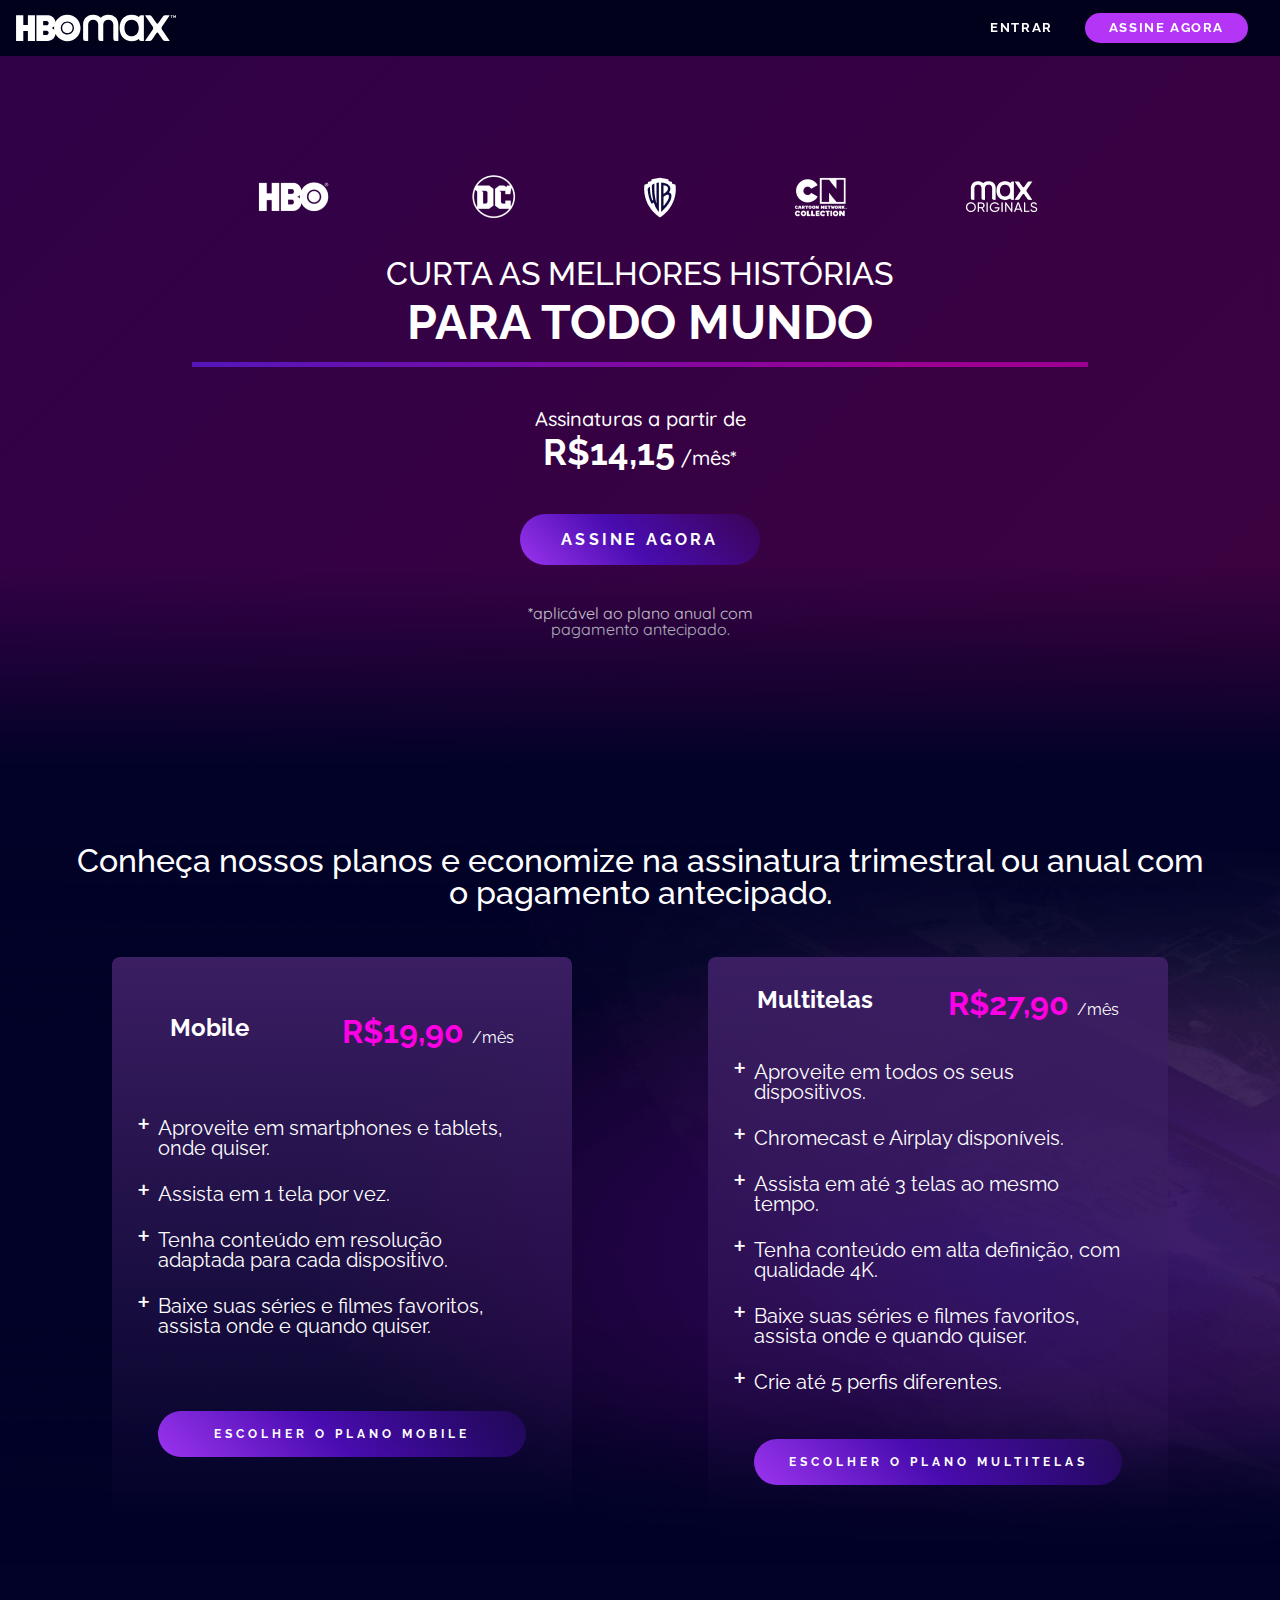
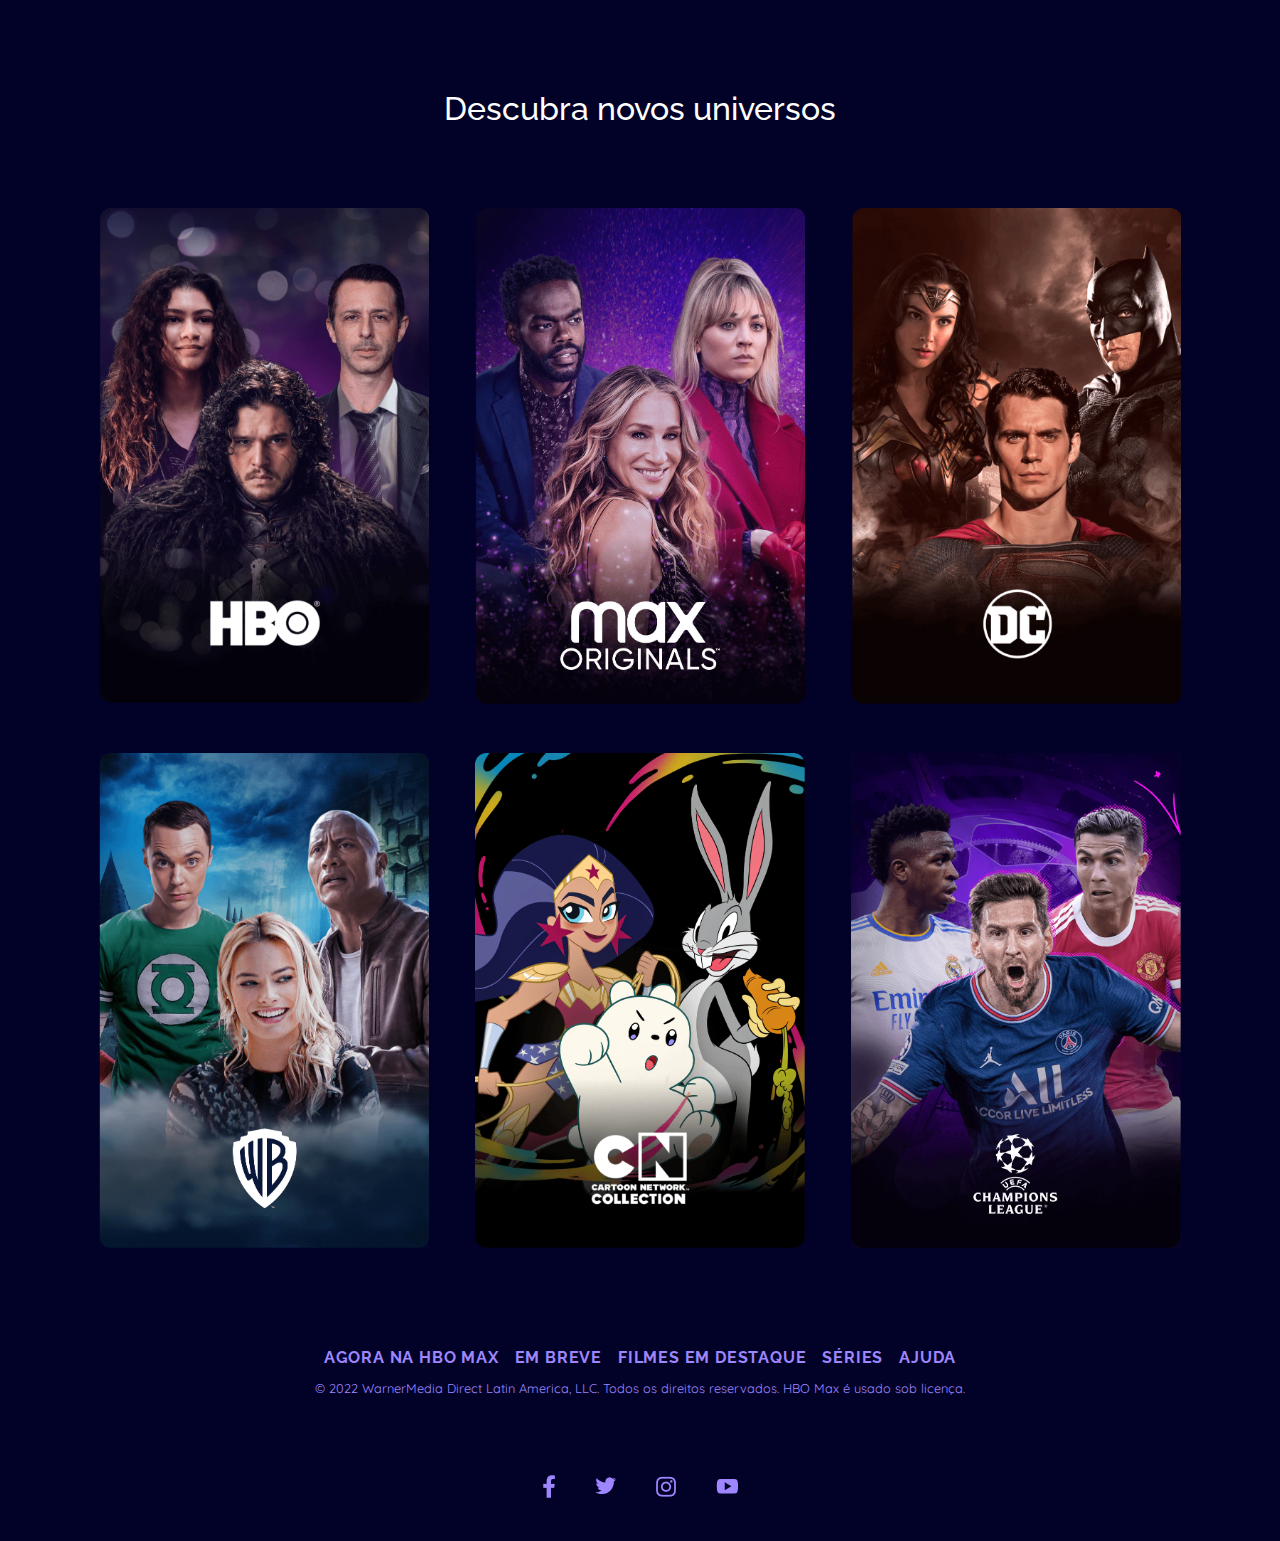
<file: index.html>
<!DOCTYPE html>
<html lang="pt-br">
<head>
    <meta charset="UTF-8">
    <meta name="viewport" content="width=device-width, initial-scale=1.0">
    <meta name="author" content="Natalia Julia Curti">
    <meta name="description" content="Projeto clone da HBO Max, feito para finalizar a trilha de CSS da DIO">
    <meta name="keywords" content="Clone HBO Max, CSS, Flexbox, Grid Layout, Animações CSS">
    <link rel="stylesheet" href="assets/styles/style.css">
    <title>HBO Max</title>
</head>
<body>
    <header class="header">
        <img src="assets/images/hbo-logo.svg" alt="Logo da HBO Max">
        <div class="header__links">
            <a href="singIn.html" class="header__signin">Entrar</a>
            <a href="#plans" class="header__signnow">Assine agora</a>
        </div>
    </header>
    <main>
        <section class="content">
            <div class="content__container">
                <div class="content__logos">
                    <img src="assets/images/hbo.png" alt="Logo HBO">
                    <img src="assets/images/dc.png" alt="Logo da DC">
                    <img src="assets/images/wb.png" alt="Logo da Warner Bros">
                    <img src="assets/images/cartoon-network_neutral.png" alt="Logo Cartoon Network">
                    <img src="assets/images/max_originals.png" alt="Logo Max Originals">
                </div>
                <h1 class="content__title">Curta as melhores histórias</h1>
                <h1 class="content__strong"><strong>para todo mundo</strong></h1>
                <div class="content__bar"></div>
                <p class="content__subtitle">Assinaturas a partir de <strong>R$14,15</strong> /mês*</p>
                <button type="button" class="content__btn">Assine agora</button>
                <p class="content__text">*aplicável ao plano anual com pagamento antecipado.</p>
            </div>
        </section>

        <section class="cards" id="plans">
            <div class="cards__container">
                <h2 class="cards__title">Conheça nossos planos e economize na assinatura trimestral ou anual com o pagamento antecipado.</h2>
                <div class="cards__content">
                    <div class="cards__plans">
                        <div class="cards__plans__title">
                            <h3>Mobile</h3>
                            <p><span class="cards__price">R$19,90</span>/mês</p>
                        </div>
                        <ul>
                            <li>Aproveite em smartphones e tablets, onde quiser.</li>
                            <li>Assista em 1 tela por vez.</li>
                            <li>Tenha conteúdo em resolução adaptada para cada dispositivo.</li>
                            <li>Baixe suas séries e filmes favoritos, assista onde e quando quiser.</li>
                        </ul>
                        <button type="button" class="cards__btn">Escolher o plano mobile</button>
                    </div>
                    <div class="cards__plans">
                        <div class="cards__plans__title">
                            <h3>Multitelas</h3>
                            <p><span class="cards__price">R$27,90</span>/mês</p>
                        </div>
                        <ul>
                            <li>Aproveite em todos os seus dispositivos.</li>
                            <li>Chromecast e Airplay disponíveis.</li>
                            <li>Assista em até 3 telas ao mesmo tempo.</li>
                            <li>Tenha conteúdo em alta definição, com qualidade 4K.</li>
                            <li>Baixe suas séries e filmes favoritos, assista onde e quando quiser.</li>
                            <li>Crie até 5 perfis diferentes.</li>
                        </ul>
                        <button type="button" class="cards__btn">Escolher o plano multitelas</button>
                    </div>
                </div>
            </div>
        </section>

        <section class="posters">
            <h3>Descubra novos universos</h3>
            <div class="posters__container">
                <div class="posters__img">
                    <img src="assets/images/hbo-default_0.webp" alt="Poster com atores da HBO">
                </div>
                <div class="posters__img">
                    <img src="assets/images/MAX-Default.webp" alt="Poster com atores da Max Orginals">
                </div>
                <div class="posters__img">
                    <img src="assets/images/DC_Default.webp" alt="Poster com atores da DC">
                </div>
                <div class="posters__img">
                    <img src="assets/images/WB-Default.webp" alt="Poster com atores da Warner Bros">
                </div>
                <div class="posters__img">
                    <img src="assets/images/CN-Default.webp" alt="Poster com personagens de desenhos do Cartoon Network">
                </div>
                <div class="posters__img">
                    <img src="assets/images/UCL-Default.webp" alt="Poster com jogadores da Champions League">
                </div>
            </div>
        </section>
    </main>

    <footer class="footer">
        <nav class="footer__menu">
            <ul>
                <li><a href="https://www.hbomax.com/br/pt/sitemap">Agora na HBO Max</a></li>
                <li><a href="https://www.hbomax.com/br/pt/coming-soon">Em breve</a></li>
                <li><a href="https://www.hbomax.com/br/pt/feature">Filmes em destaque</a></li>
                <li><a href="https://www.hbomax.com/br/pt/series">Séries</a></li>
                <li><a href="https://help.hbomax.com/br">Ajuda</a></li>
            </ul>
        </nav>
        <p class="footer__text">© 2022 WarnerMedia Direct Latin America, LLC. Todos os direitos reservados. HBO Max é usado sob licença.</p>

        <div class="footer__socials">
            <a href="https://www.facebook.com/HBOMaxBr/">
                <img src="assets/images/fb_0.png" alt="Logotipo Facebook">
            </a>
            <a href="https://twitter.com/HBOMaxBR">
                <img src="assets/images/twitter_0.png" alt="Logotipo Twitter">
            </a>
            <a href="https://www.instagram.com/hbomaxbr/">
                <img src="assets/images/instagram_0.png" alt="Logotipo Instagram">
            </a>
            <a href="https://www.youtube.com/c/hbomaxbr">
                <img src="assets/images/youtube_0.png" alt="Logotipo Youtube">
            </a>
        </div>
    </footer>
    
</body>
</html>
</file>
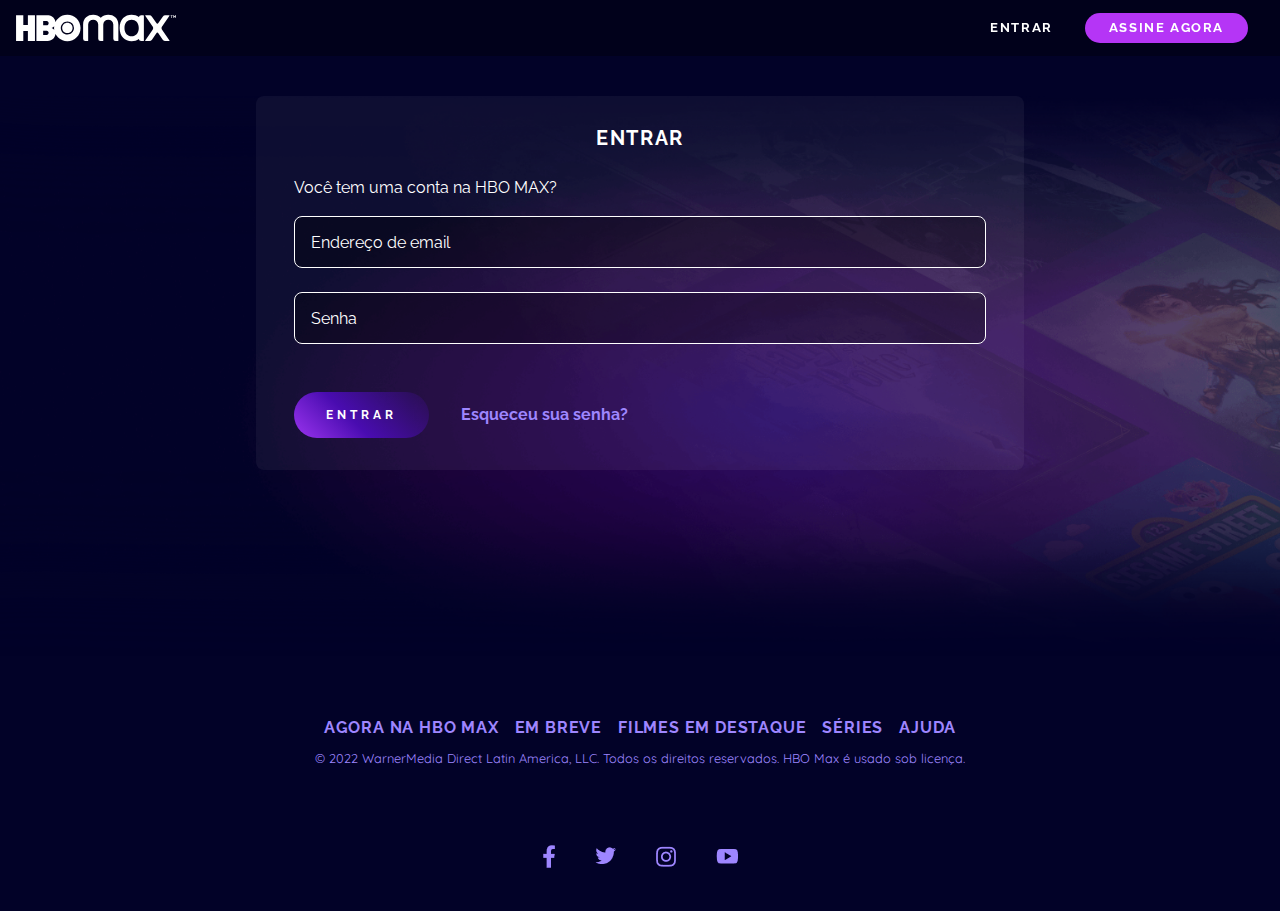
<file: singIn.html>
<!DOCTYPE html>
<html lang="pt-br">
<head>
    <meta charset="UTF-8">
    <meta name="viewport" content="width=device-width, initial-scale=1.0">
    <meta name="author" content="Natalia Julia Curti">
    <meta name="description" content="Projeto clone da HBO Max, feito para finalizar a trilha de CSS da DIO">
    <meta name="keywords" content="Clone HBO Max, CSS, Flexbox, Grid Layout, Animações CSS">
    <link rel="stylesheet" href="assets/styles/style.css">
    <title>Entrar | HBO Max</title>
</head>
<body>
    <header class="header">
        <img src="assets/images/hbo-logo.svg" alt="Logo da HBO Max">
        <div class="header__links">
            <a href="singIn.html" class="header__signin">Entrar</a>
            <a href="#plans" class="header__signnow">Assine agora</a>
        </div>
    </header>

    <main>
        <section class="signin">
            <div class="signin__container">
                <h1 class="signin__title">Entrar</h1>
                <div class="signin__form">
                    <p class="signin__text">Você tem uma conta na HBO MAX?</p>
                    <form action="#" method="POST" name="formulario-entrada">
                        <input type="email" name="email" class="signin__email" placeholder="Endereço de email">
                        <input type="password" minlength="8" name="password" class="signin__pass" placeholder="Senha">
                    </form>
                    <div class="signin__btn">
                        <button type="submit">Entrar</button>
                        <a href="#">Esqueceu sua senha?</a>
                    </div>
                </div>
            </div>
        </section>
    </main>

    <footer class="footer">
        <nav class="footer__menu">
            <ul>
                <li><a href="https://www.hbomax.com/br/pt/sitemap">Agora na HBO Max</a></li>
                <li><a href="https://www.hbomax.com/br/pt/coming-soon">Em breve</a></li>
                <li><a href="https://www.hbomax.com/br/pt/feature">Filmes em destaque</a></li>
                <li><a href="https://www.hbomax.com/br/pt/series">Séries</a></li>
                <li><a href="https://help.hbomax.com/br">Ajuda</a></li>
            </ul>
        </nav>
        <p class="footer__text">© 2022 WarnerMedia Direct Latin America, LLC. Todos os direitos reservados. HBO Max é usado sob licença.</p>

        <div class="footer__socials">
            <a href="https://www.facebook.com/HBOMaxBr/">
                <img src="assets/images/fb_0.png" alt="Logotipo Facebook">
            </a>
            <a href="https://twitter.com/HBOMaxBR">
                <img src="assets/images/twitter_0.png" alt="Logotipo Twitter">
            </a>
            <a href="https://www.instagram.com/hbomaxbr/">
                <img src="assets/images/instagram_0.png" alt="Logotipo Instagram">
            </a>
            <a href="https://www.youtube.com/c/hbomaxbr">
                <img src="assets/images/youtube_0.png" alt="Logotipo Youtube">
            </a>
        </div>
    </footer>
    
</body>
</html>
</file>
<file: assets/styles/style.css>
@import url(reset.css);
@import url("https://fonts.googleapis.com/css2?family=Raleway:wght@300;400;500;600;700&display=swap");
@import url("https://fonts.googleapis.com/css2?family=Quicksand:wght@300;400;700&display=swap");

:root{
    --primary-color: #020228;
    --secondary-color: #ff00e5;
    --tertiary-color: #b535f6;
    --white: #fff;
    --divider-bg-color: linear-gradient(90deg, #5516ba, rgba(255, 0, 229, 0.5) 80%);
    --btn-bg-color-gradient: linear-gradient(45deg, #9b34ef 0%, #490cb0 20%, transparent 50%);
    --card-bg-color: linear-gradient(0deg, transparent, #3b1e63);
    --link-color: #9e86ff;
    scroll-behavior: smooth;
}

@keyframes bg-gradient{
    0%{
        background-position: 0% 50%;
    }

    50%{
        background-position: 100% 50%;
    }

    100%{
        background-position: 0% 50%;
    }
}

@keyframes wiggle{
    0%{
        transform: rotate(0);
    }

    15%{
        transform: rotate(-15deg);
    }
    20%{
        transform: rotate(10deg);
    }
    25%{
        transform: rotate(-10deg);
    }
    30%{
        transform: rotate(10deg);
    }
    35%{
        transform: rotate(-10deg);
    }
    40%, 100%{
        transform: rotate(0);
    }
}

body{
    background-color: #020228;
}

::-webkit-scrollbar {
    width: 8px;
}
  
::-webkit-scrollbar-thumb {
    background: var(--tertiary-color);
    border-radius: 10px;
}
  
::-webkit-scrollbar-thumb:hover {
    background: var(--secondary-color);
}  

.header{
    height: 3.5rem;
    width: 100%;
    background-color: rgba(0, 0, 0, 0.3);
    position: fixed;
    top: 0;
    display: flex;
    flex-flow: row wrap;
    justify-content: space-between;
    z-index: 1;
}

.header img{
    width: 10rem;
    margin: 0.3rem 1rem;
}

.header__links{
    display: flex;
    align-items: center;
    gap: 2rem;
    margin: 0.5rem 2rem 0.5rem 0;
}

.header__signin{
    font-family: 'Raleway', sans-serif;
    font-weight: 700;
    color: var(--white);
    text-transform: uppercase;
    text-decoration: none;
    font-size: 0.8rem;
    letter-spacing: 0.1rem;
}

.header__signnow{
    font-family: 'Raleway', sans-serif;
    font-weight: 700;
    color: var(--white);
    text-transform: uppercase;
    text-decoration: none;
    font-size: 0.8rem;
    letter-spacing: 0.1rem;
    background-color: var(--tertiary-color);
    border-radius: 2rem;
    padding: 0.55rem 1.5rem;
    transition: background-color 1s, color 1s;
}

.header__signnow:hover{
    background-color: var(--white);
    color: var(--primary-color);
}

.content{
    margin-top: 3.5rem;
    padding-top: 4.5rem;
    padding-bottom: 3rem;
    background: linear-gradient(-45deg, #020228, #42023c, #300147);
    background-size: 400%;
    animation: bg-gradient 5s ease infinite alternate;
    position: relative;
}

.content::after{
    content: "";
    width: 100%;
    height: 200px;
    position: absolute;
    bottom: 0;
    background: linear-gradient(0deg, var(--primary-color), transparent);
}

.content__container{
    margin: 2.5rem auto;
    width: 70%;
    display: flex;
    flex-direction: column;   
}

.content__logos{
    display: flex;
    justify-content: space-around;
    flex-flow: row wrap;
    align-items: center;
}

.content__title, .content__strong{
    text-transform: uppercase;
    font-family: 'Raleway', sans-serif;
    font-weight: 500;
    font-size: 2rem;
    width: 90%;
    text-align: center;
    color: var(--white);
    margin: 0 auto 0.5rem;
}

.content__title{
    margin-top: 2rem;
}

.content__strong{
    font-weight: 700;
    font-size: 3rem;
    margin-bottom: 1rem;
}

.content__bar{
    height: 0.3rem;
    background-image: var(--divider-bg-color);
}

.content__subtitle{
    font-family:'Quicksand', sans-serif;
    font-weight: 500;
    color: var(--white);
    text-align: center;
    font-size: 1.25rem;
    width: 15rem;
    margin: 2.5rem auto;
    line-height: 1.2;
}

.content__subtitle strong{
    font-family:'Raleway', sans-serif;
    font-weight: 700;
    font-size: 2.25rem;
}

.content__btn{
    font-family:'Raleway', sans-serif;
    font-weight: 700;
    font-size: 1rem;
    letter-spacing: 0.2rem;
    text-transform: uppercase;
    color: var(--white);
    width: 15rem;
    border: none;
    outline: 0.15rem solid transparent;
    border-radius: 5rem;
    margin: 0 auto;
    padding: 1rem 1.5rem;
    background: var(--btn-bg-color-gradient);
    background-size: 250%;
    animation: wiggle 2.2s linear infinite;
    transition: background 1.5s, outline 1s;
}

.content__btn:hover{
    cursor: pointer;
    background-color: transparent;
    background-position: 100%;
    outline: 0.15rem solid var(--secondary-color);
}

.content__text{
    font-family:'Quicksand', sans-serif;
    font-weight: 400;
    font-size: 1rem;
    color: var(--white);
    width: 15rem;
    text-align: center;
    margin: 2.5rem auto;
}

.cards{
    background-image: url(../images/background-movies-series.png);
    background-size: cover;
    position: relative;
    scroll-margin-top: 7rem;
    margin-top: 5rem;
}

.cards__container{
    position: relative;
    margin: 0 auto;
    width: 90%;
}

.cards__title{
    font-family: 'Raleway', sans-serif;
    color: var(--white);
    font-size: 2rem;
    font-weight: 500;
    text-align: center;
}

.cards__content{
    display: flex;
    justify-content: space-around;
    align-items: center;
    gap: 2.5rem;
    perspective: 2000px;
    perspective-origin: top;
}

.cards__plans{
    display: flex;
    flex-direction: column;
    justify-content: space-evenly;
    align-items: center;
    margin: 3rem;
    background: var(--card-bg-color);
    border-radius: 0.5rem;
    min-height: 35rem;
    width: 90%;
    font-family: 'Raleway', sans-serif;
    color: var(--white);
    transition: transform 1s ease-in-out;
}

.cards__content:has(.cards__plans:nth-child(1):hover) .cards__plans:nth-child(2){
    transform: rotateY(-45deg);
}

.cards__content:has(.cards__plans:nth-child(2):hover) .cards__plans:nth-child(1){
    transform: rotateY(45deg);
}

.cards__plans__title{
    display: flex;
    justify-content: space-around;
    width: 95%;
}

.cards__plans__title h3{
    font-size: 1.5rem;
    font-weight: 700;
}

.cards__price{
    color: var(--secondary-color);
    font-size: 2rem;
    font-weight: 700; 
    margin-right: 0.5rem;
}

.cards__plans ul{
    font-size: 1.25rem;
    width: 80%;
    height: 60%;
}

.cards__plans li{
    margin-bottom: 1rem;
}

.cards__plans li::marker{
    content: "+";
    font-size: 2rem;
    letter-spacing: 0.5rem;
}

.cards__btn{
    font-family: 'Raleway', sans-serif;
    font-weight: 700;
    letter-spacing: 0.25rem;
    color: var(--white);
    text-transform: uppercase;
    font-size: 0.75rem;
    border: none;
    outline: 0.15rem solid transparent;
    border-radius: 5rem;
    background: var(--btn-bg-color-gradient);
    background-size: 250%;
    width: 80%;
    padding: 1rem;
    transition: background 1.5s, outline 1s, transform 1s;
}

.cards__btn:hover{
    cursor: pointer;
    background-color: transparent;
    background-position: 100%;
    outline: 0.15rem solid var(--secondary-color);
    transform: scale(1.05);
}

.posters{
    margin-top: 8rem;
}

.posters h3{
    font-family: 'Raleway', sans-serif;
    color: var(--white);
    font-size: 2rem;
    font-weight: 500;
    text-align: center;
    margin-bottom: 3rem;
}

.posters__container{
    display: grid;
    grid-template-columns: repeat(3, 1fr);
    gap: 2.5rem;
    margin: 0 auto;
    padding: 2rem;
    width: 85%;
    justify-items: center;
}

.posters__img{
    border-radius: 1rem; 
    background-repeat: no-repeat;
    background-size: cover;
    background-position: center;
    border: 3px solid transparent;  
    transition: border 0.5s, transform 1s, background 1s; 
}

.posters__img img{
    width: 100%;
    object-fit: cover;
    object-position: center;
    transition: opacity 2s;
}

.posters__img:hover.posters__img img{
    opacity: 0;
} 

.posters__img:hover{
    border: 3px solid var(--tertiary-color);
    transform: scale(1.05);
}

.posters__img:nth-child(1):hover{
    background-image: url("../images/hbo-hover_0.webp");
}

.posters__img:nth-child(2):hover{
    background-image: url("../images/MAX-Hover.webp");
}

.posters__img:nth-child(3):hover{
    background-image: url("../images/DC-Hover.webp");
}

.posters__img:nth-child(4):hover{
    background-image: url("../images/WB-Hover.webp");
}

.posters__img:nth-child(5):hover{
    background-image: url("../images/CN-Hover.png");
}

.posters__img:nth-child(6):hover{
    background-image: url("../images/UCL-Hover.webp");
}

.footer__menu{
    width: 80%;
    margin: 4rem auto 0;
    text-align: center;
}

.footer__menu ul{
    display: flex;
    justify-content: center;
    flex-flow: row wrap;
    gap: 1rem;
}

.footer__menu a{
    font-family: 'Raleway', sans-serif;
    font-weight: 700;
    font-size: 1rem;
    text-decoration: none;
    text-transform: uppercase;
    color: var(--link-color);
    letter-spacing: 0.05rem;
    transition: color 1s;
}

.footer__menu a:hover{
    color: var(--white);
}

.footer__text{
    font-family: 'Quicksand', sans-serif;
    color: var(--link-color);
    font-size: 0.8rem;
    text-align: center;
    margin-top: 1rem;
}

.footer__socials{
    display: flex;
    justify-content: center;
    align-items: center;
    gap: 2.5rem;
    margin: 5rem 0 2.5rem;
}

.footer__socials a{
    text-decoration: none;
}

/* SignIn.html */

.signin{
    background-image: url("../images/background-movies-series.png");
    background-size: cover;
    margin-top: 6rem;
    height: 35rem;
}

.signin__container{
    width: 60%;
    background-color: rgba(255, 255, 255, 0.05);
    margin: 1rem auto;
    border-radius: 0.5rem;
    display: flex;
    flex-direction: column;
}

.signin__title{
    font-family: 'Raleway', sans-serif;
    font-weight: 700;
    color: var(--white);
    text-transform: uppercase;
    font-size: 1.25rem;
    letter-spacing: 0.1rem;
    margin: 2rem auto;
}

.signin__text{
    font-family: 'Raleway', sans-serif;
    font-weight: 400;
    color: var(--white);
    margin-bottom: 1.25rem;
}

.signin__form{
    display: flex;
    flex-direction: column;
    justify-content: left;
    margin: 0 auto;
    width: 90%;
}

.signin__form form{
    display: flex;
    flex-direction: column;
}

.signin__form input{
    min-height: 3rem;
    margin-bottom: 1.5rem;
    border-radius: 0.5rem;
    border: 1px solid white;
    padding-left: 1rem;
    background-color: rgba(0, 0, 0, 0.3);
    font-family: 'Raleway', sans-serif;
    color: var(--white);
    font-size: 1rem;
}

.signin__form input::placeholder{
    font-family: 'Raleway', sans-serif;
    color: var(--white);
    font-size: 1rem;
}

.signin__form input:invalid{
    border: 1px solid red;
}

.signin__btn{
    margin-top: 1.5rem;
    margin-bottom: 2rem;
    display: flex;
    align-items: center;
}

.signin__btn button{
    font-family: 'Raleway', sans-serif;
    font-weight: 700;
    letter-spacing: 0.25rem;
    color: var(--white);
    text-transform: uppercase;
    font-size: 0.75rem;
    border: none;
    outline: 0.15rem solid transparent;
    border-radius: 5rem;
    background: var(--btn-bg-color-gradient);
    background-size: 250%;
    padding: 1rem 2rem;
    transition: background 1.5s, outline 1s, transform 1s;
}

.signin__btn button:hover{
    cursor: pointer;
    background-color: transparent;
    background-position: 100%;
    outline: 0.15rem solid var(--secondary-color);
    transform: scale(1.05);
}

.signin__btn a{
    font-family: 'Raleway', sans-serif;
    font-weight: 700;
    color: var(--link-color);
    text-decoration: none;
    margin-left: 2rem;
}

@media screen and (max-width: 1100px){
    .cards__content{
        flex-direction: column;
    }    
}

@media screen and (max-width: 870px){
    .posters__container{
        grid-template-columns: repeat(2, 1fr);
    }   
}

@media screen and (max-width: 480px){
    .header{
        height: 6rem;
        justify-content: center;
    }
    .header__links{
        margin: 0.5rem auto;
    }
    .content{
        margin-top: 6rem;
    }
    .content__subtitle{
        font-size: 1rem;
    }
    .content__btn{
        width: 10rem;
    }
    .posters__container{
        grid-template-columns: repeat(6, 100%);
        grid-auto-flow: column;
        overflow: auto hidden;
      }    
    .signin{
        margin-top: 10rem;
    }

    .signin__btn{
        flex-direction: column;
    }

    .signin__btn a{
        margin-top: 1rem;
        margin-left: 0;
    }
}

@media (pointer: coarse){
    .cards__content:has(.cards__plans:nth-child(1):hover) .cards__plans:nth-child(2),
    .cards__content:has(.cards__plans:nth-child(2):hover) .cards__plans:nth-child(1){
        transform: none;
    }

    .posters__img:hover{
        transform: none;
    }    
}
</file>
